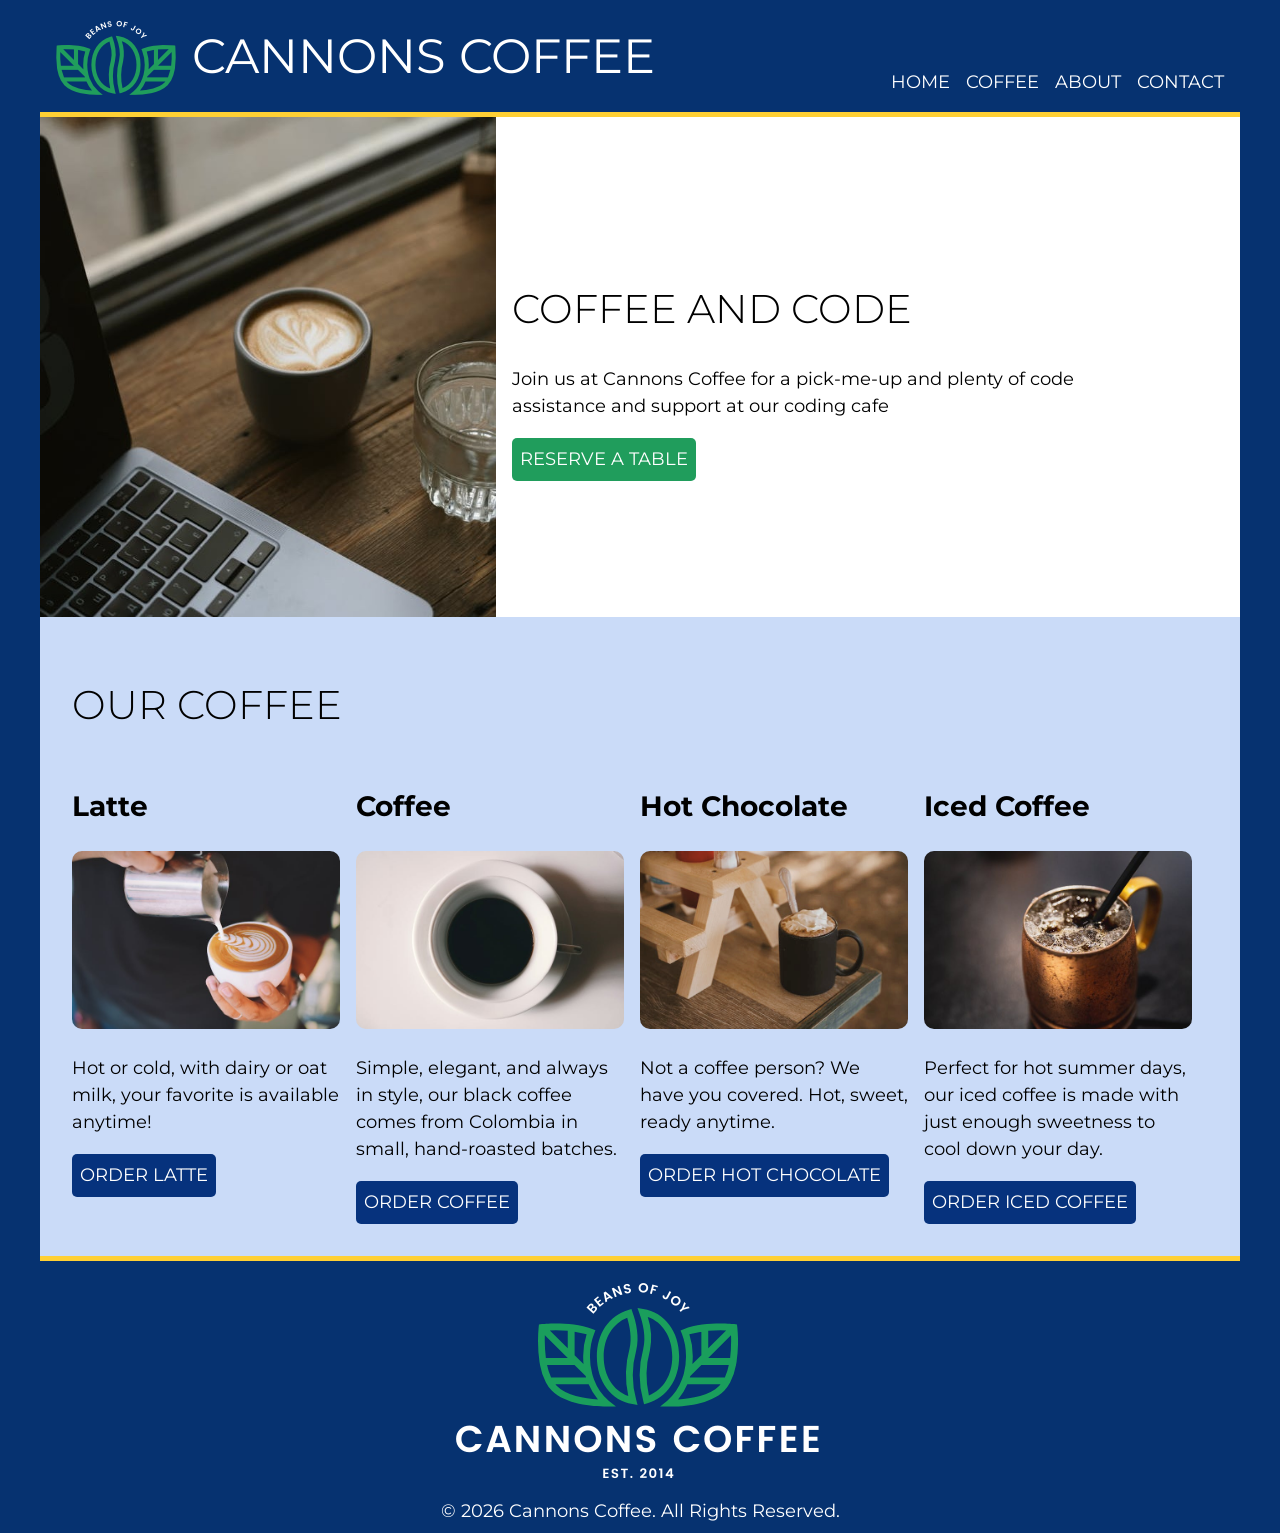
<file: index.html>
<!DOCTYPE html>
<html lang="en">
<head>
    <meta charset="UTF-8">
    <meta name="viewport" content="width=device-width, initial-scale=1.0">
    <title>Cannons Coffee</title>
    <link rel="stylesheet" href="CSS/styles.css">
</head>

<body>
    <div class="container">
    <header>
        <div class="logo"> 
            <img src="images/logo-nav.png" alt="Cannons Coffee Logo, Beans of Joy">
            <h1>cannons coffee</h1> </div>
            <nav>
                <ul>
                    <li><a href="index.html">Home</a></li>
                    <li><a href="latte.html">Coffee</a></li>
                    <li><a href="https://www.lecroissant.co/" target="_blank">About</a></li>
                    <li><a href="mailto:anjanewhipple@gmail.com" target="_blank">Contact</a></li>
                </ul>
            </nav>
    </header>

    <main>
        <div class="hero-card"><img src="images/coffee-computer.jpg" alt="laptop with a cup of coffee and a glass of water">
            <div class="hero-text"><h2>Coffee and Code</h2>
            <p>Join us at Cannons Coffee for a pick-me-up and plenty of code assistance and support at our coding cafe</p>
            <div class="button"><a href="https://www.starbucks.com/" target="_blank">Reserve a table</a></div></div>
            </div>

            <div class="card-container">
            <h2>Our coffee</h2>
            <div class="coffee-cards">
            <div class="card">
            <h3>Latte</h3>
            <img src="images/latte.jpg" alt="Latte in a cup">
            <p>Hot or cold, with dairy or oat milk, your favorite is available anytime!</p>
            <div class="button"><a href="https://thewestsidecoffeecompany.com/" target="_blank">Order Latte</a></div>
        </div>

            <div class="card">
                <h3>Coffee</h3>
                <img src="images/coffee.jpg" alt="Coffee in a cup">
                <p>Simple, elegant, and always in style, our black coffee comes from Colombia in small, hand-roasted batches.</p>
                <div class="button"><a href="https://www.gfc25th.com/" target="_blank">Order Coffee</a></div>
            </div>

            <div class="card">
                <h3>Hot Chocolate</h3>
                <img src="images/hotchoc.jpg" alt="Hot Chocolate in a cup with whipped cream">
                <p>Not a coffee person? We have you covered. Hot, sweet, ready anytime.</p>
                <div class="button"><a href="https://mrchocolate.com/collections/hot-chocolate" target="_blank">Order Hot Chocolate</a></div>
            </div>

            <div class="card">
            <h3>Iced Coffee</h3>
            <img src="images/iced.jpg" alt="Iced coffee in a mug with a straw">
            <p>Perfect for hot summer days, our iced coffee is made with just enough sweetness to cool down your day.</p>
            <div class="button"><a href="https://sweetcoffeecorner.com/" target="_blank">Order Iced Coffee</a></div>
    </div>
        </div>
    </div>
    </main>

    <footer>
        <img src="images/logo-footer.png" alt=" Cannons Coffee, Beans of Joy! Est. 2014">
        <p>&copy; 2026 Cannons Coffee. All Rights Reserved.</p>
    </footer>
    </div>
</body>
</html>
</file>
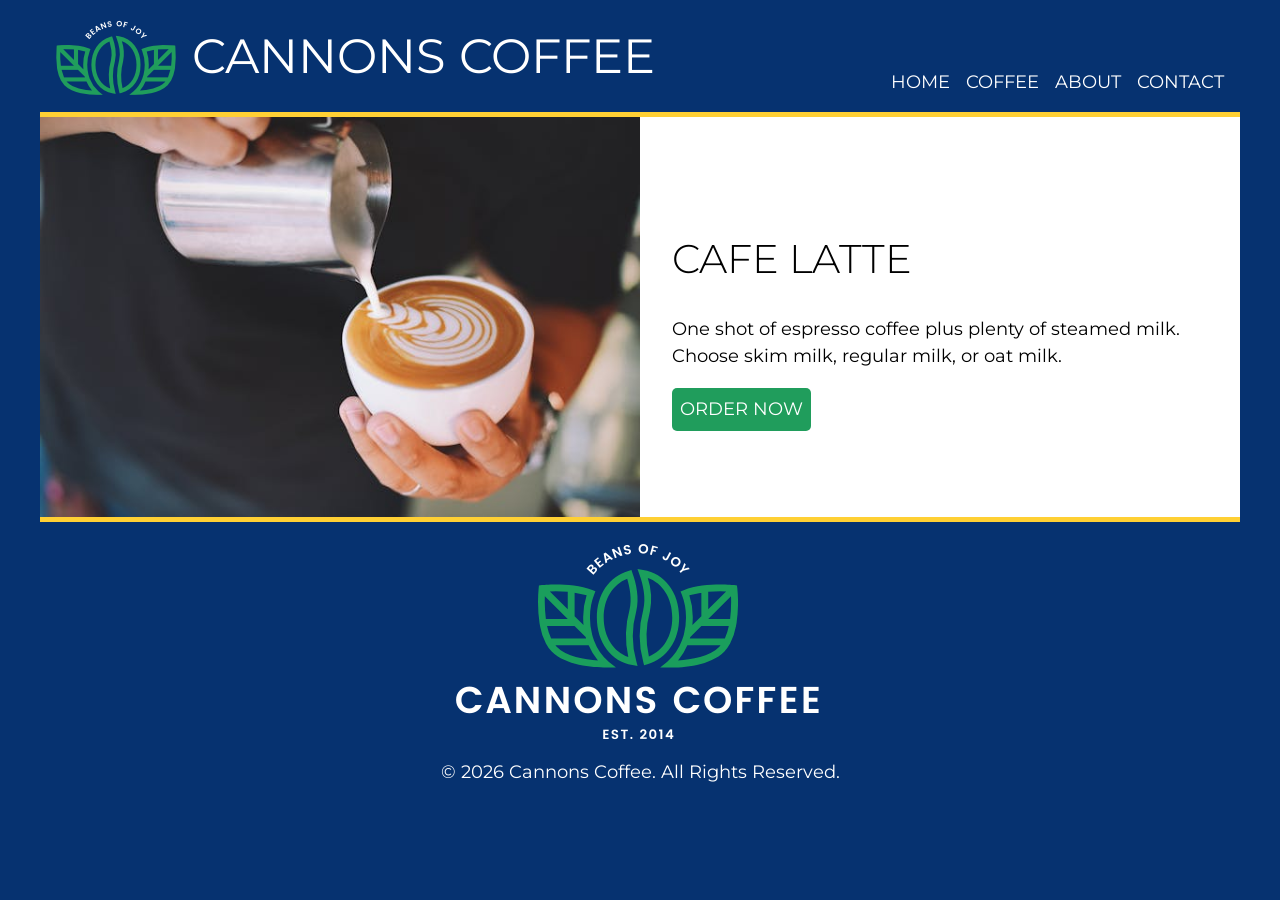
<file: latte.html>
<!DOCTYPE html>
<html lang="en">
<head>
    <meta charset="UTF-8">
    <meta name="viewport" content="width=device-width, initial-scale=1.0">
    <title>Cannons Coffee: Latte</title>
    <link rel="stylesheet" href="CSS/styles.css">
</head>
<body>
    <div class="container">
    <header>
        <div class="logo">
        <img src="images/logo-nav.png" alt="Cannons Coffee Logo, Beans of Joy">
        <h1>cannons coffee</h1>
        </div>
        <nav>
         <ul>
            <li><a href="index.html">Home</a></li>
            <li><a href="latte.html">Coffee</a></li>
            <li><a href="https://www.lecroissant.co/" target="_blank">About</a></li>
            <li><a href="mailto:anjanewhipple@gmail.com" target="_blank">Contact</a></li>
        </ul>
        </nav>
    </header>
    
    <main>
        <div class="latte-card">
        <img src="images/latte.jpg" alt="Coffee in a cup">  
        <div class="latte-text">
        <h2>Cafe latte</h2>  
        <p>One shot of espresso coffee plus plenty of steamed milk. Choose skim milk, regular milk, or oat milk.</p>  
        <div class="button"><a href="https://rootscoffeeutah.com/" target="_blank">Order Now</a></div>
        </div> 
        </div>
    </main>
    
    <footer>
        <img src="images/logo-footer.png" alt=" Cannons Coffee, Beans of Joy! Est. 2014">
        <p>&copy; 2026 Cannons Coffee. All Rights Reserved.</p>
    </footer>
        </div>
</body>
</html>
</file>
<file: CSS/styles.css>
@import url('https://fonts.googleapis.com/css2?family=Montserrat:ital,wght@0,100..900;1,100..900&display=swap');

html {
  box-sizing: border-box;
}

*,
*:before,
*:after {
  box-sizing: inherit;
}

:root {
--black: #000000;
--catalina: #06327d;
--bluetiful: #2b70e4;
--vegan: #209d5c;
--sunglow: #ffd034;
--white: #ffffff;
--light-blue: #cadbf8;
--font1: "Montserrat", sans-serif;
}

body {
  color: black;
  background-color: #063270;
  font-family: var(--font1);
  font-size: 1.125rem;
  line-height: 1.5;
  margin: 0;
}

img {
  max-width: 100%;
  height: auto;
}

.container {
  max-width: 1200px;
  margin: 0 auto;
}

header {
padding: 1rem;
border-bottom: 5px solid var(--sunglow);
}

.logo {
margin: 0 auto;
text-align: center;
}

nav ul {
display: flex;
flex-flow: row wrap;
justify-content: center;
list-style-type: none;
gap: 1rem;
text-transform: uppercase;
padding: 0;
}

nav a {
  text-decoration: none;
  color: var(--white);
}

h1, h2, h3 {
  font-family: var(--font1);
  line-height: 1.1667;
  font-weight: 300;
}

h1 {
 font-size: 3rem;
 text-transform: uppercase;
 margin: 0; 
 color: var(--white);
 font-weight: normal;
}

h2 {
  font-size: 2.5rem;
  text-transform: uppercase;
}

h3 {
  font-size: 1.75rem;
}

.hero-card {
  background-color: var(--white);
  padding: 40px;
}

.hero-card img {
 display: block;
}

.hero-card .button {
  background-color: var(--vegan);
}

a {
  text-decoration: none;
  text-transform: uppercase;
  color: var(--white);
}

.button {
  display: inline-block;
  border-radius: 5px;
  padding: 0.5rem;
  text-align: center;
}

.card-container {
  background-color: var(--light-blue);
  padding: 2rem;
}

.card-container h2 {
  text-transform: uppercase;
}

.card-container .button {
  background-color: var(--catalina);
}

.card img {
  border-radius: 10px;
}

.latte-card {
  background-color: var(--white);
  padding: 40px;
}

.latte-card img {
  display: block;
}

.latte-card .button {
  background-color: var(--vegan);
}

h3 {
  font-weight: bold;
}

footer {
  color: var(--white);
  text-align: center;
  border-top: 5px solid var(--sunglow);
  padding-top: 0.5rem;
  padding-bottom: 0.5rem;

}

footer p {
  margin: 0;
}

/* START OF MEDIA QUERIES */
@media (min-width: 650px) {
header {
  justify-content: center;
}  

.logo {
    display: flex;
    align-items: center;
    justify-content: center;
    gap: 1rem;
}

.hero-card  {
  display: flex;
  align-items: center;
  padding: 0;
}

.hero-card img { 
height: 500px;
}

.hero-text {
  padding: 1rem;
  width: 50%;
}

.coffee-cards {
  display: flex;
  flex-wrap: wrap;
  gap: 1rem;
}

.card {
  width: calc((100% - 2rem) / 2);
}

.latte-card {
  display: flex;
  align-items: center;
  padding: 0;
  margin: 0;
}

.latte-card img { 
margin-top: 2rem;
margin-bottom: 2rem;
padding: 0;
width: 50%;
}

.latte-text {
  padding: 1rem;
  width: 50%;
  margin-left: 1rem;
}
}

@media (min-width: 1000px) {
 header {
  display: flex;
  align-items: flex-end;
  justify-content: space-between;
 }

 .logo {
  margin: 0;
  justify-content: flex-start;
 }

 nav ul {
  margin: 0;
 }

 .hero-card {
  margin: 0;
  padding: 0;
 }

.card {
  width: calc((100% - 4rem) / 4);
}

.latte-card img { 
padding: 0;
width: 50%;
margin-top: 0;
margin-bottom: 0;
}
}
</file>
